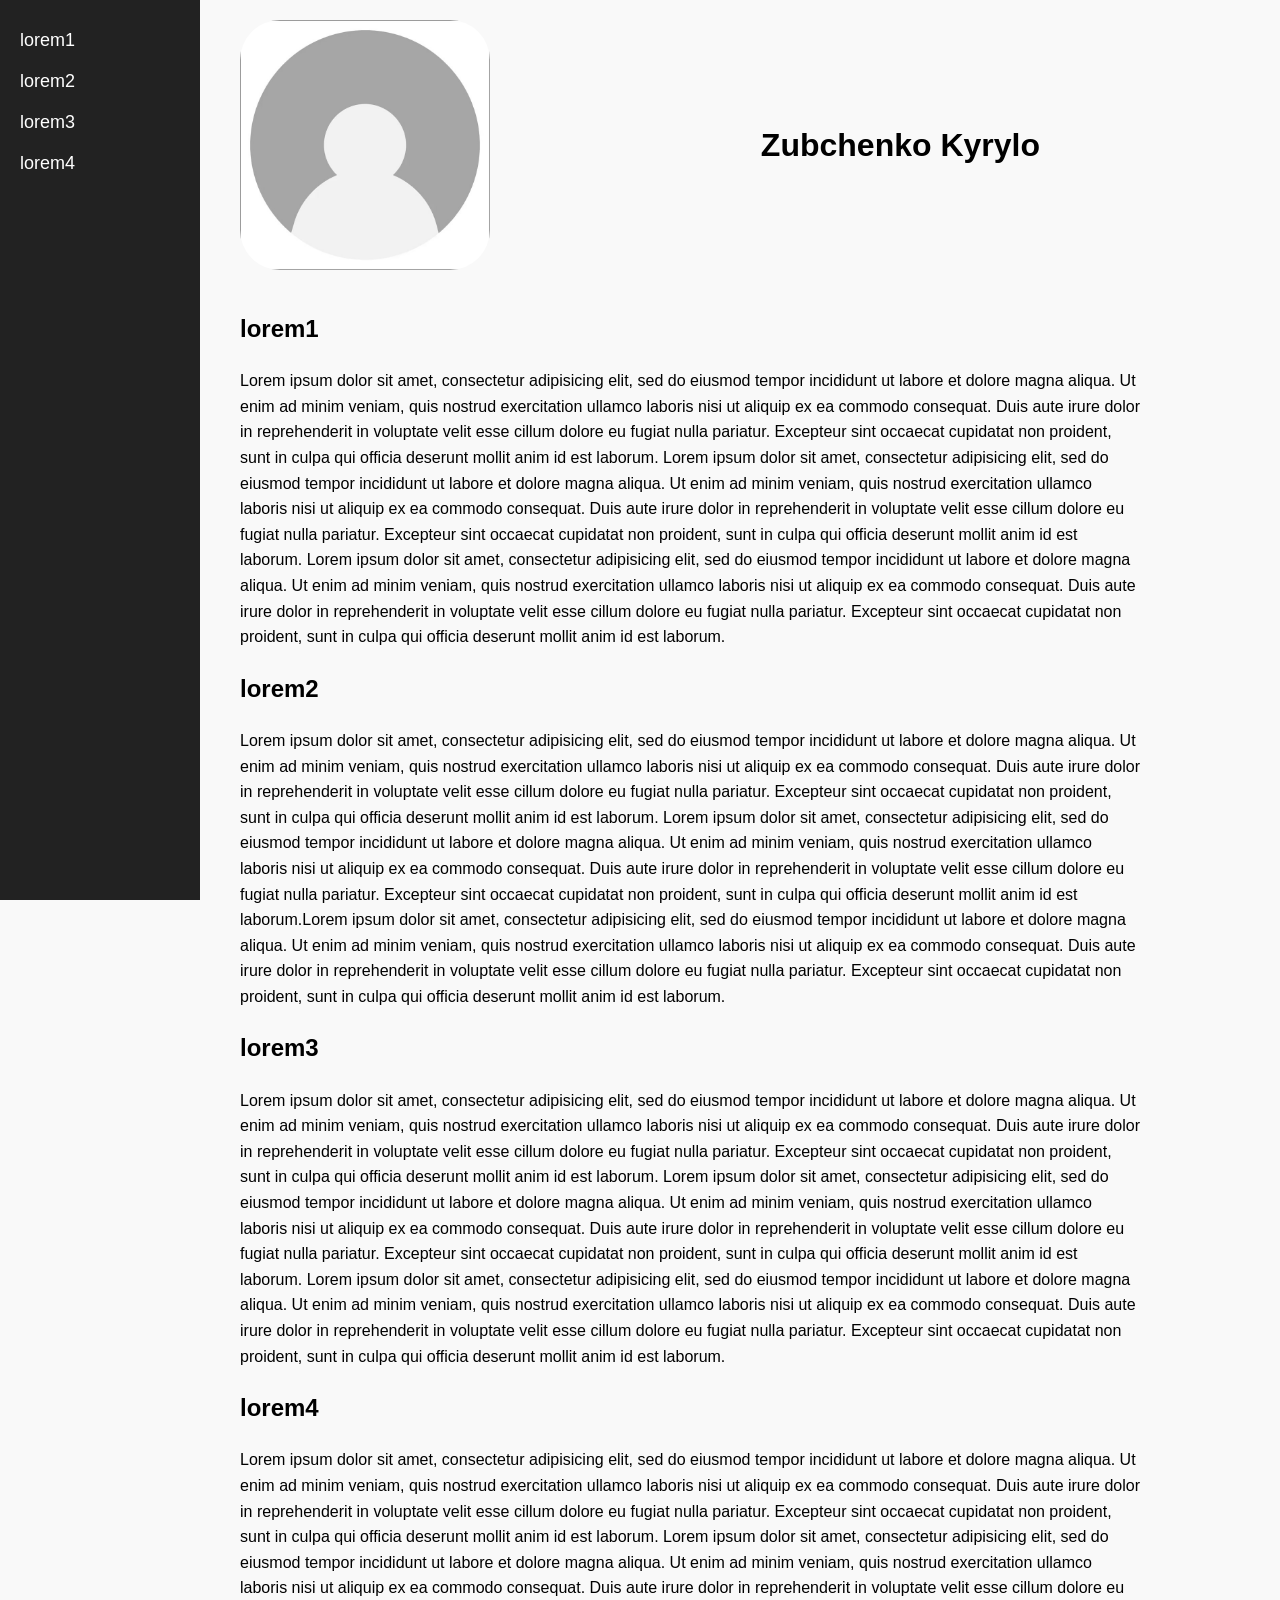
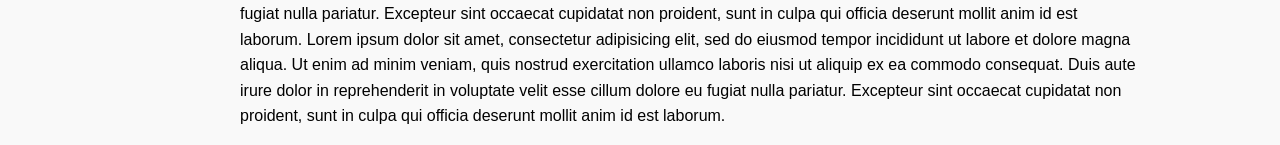
<file: index.html>
<!DOCTYPE html>
<html>
<head>
	<meta charset="utf-8">
	<meta name="viewport" content="width=device-width, initial-scale=1">
	<title>Zubchenko Kyrylo</title>
	<link rel="stylesheet" type="text/css" href="style.css">
</head>
<body>
	<div id="head">
		<img src="placeholder.jpg">
		<h1>Zubchenko Kyrylo</h1>
	</div>
	<main>
		<div id="menu">
			<ul>
				<li><a href="#menu1">lorem1</a></li>
				<li><a href="#menu2">lorem2</a></li>
				<li><a href="#menu3">lorem3</a></li>
				<li><a href="#menu4">lorem4</a></li>
			</ul>
		</div>
		<div id="main">
			<h2 id="menu1">lorem1</h2>
			<p>Lorem ipsum dolor sit amet, consectetur adipisicing elit, sed do eiusmod
			tempor incididunt ut labore et dolore magna aliqua. Ut enim ad minim veniam,
			quis nostrud exercitation ullamco laboris nisi ut aliquip ex ea commodo
			consequat. Duis aute irure dolor in reprehenderit in voluptate velit esse
			cillum dolore eu fugiat nulla pariatur. Excepteur sint occaecat cupidatat non
			proident, sunt in culpa qui officia deserunt mollit anim id est laborum. Lorem ipsum dolor sit amet, consectetur adipisicing elit, sed do eiusmod
			tempor incididunt ut labore et dolore magna aliqua. Ut enim ad minim veniam,
			quis nostrud exercitation ullamco laboris nisi ut aliquip ex ea commodo
			consequat. Duis aute irure dolor in reprehenderit in voluptate velit esse
			cillum dolore eu fugiat nulla pariatur. Excepteur sint occaecat cupidatat non
			proident, sunt in culpa qui officia deserunt mollit anim id est laborum. Lorem ipsum dolor sit amet, consectetur adipisicing elit, sed do eiusmod
			tempor incididunt ut labore et dolore magna aliqua. Ut enim ad minim veniam,
			quis nostrud exercitation ullamco laboris nisi ut aliquip ex ea commodo
			consequat. Duis aute irure dolor in reprehenderit in voluptate velit esse
			cillum dolore eu fugiat nulla pariatur. Excepteur sint occaecat cupidatat non
			proident, sunt in culpa qui officia deserunt mollit anim id est laborum.</p>
			<h2 id="menu2">lorem2</h2>
			<p>Lorem ipsum dolor sit amet, consectetur adipisicing elit, sed do eiusmod
			tempor incididunt ut labore et dolore magna aliqua. Ut enim ad minim veniam,
			quis nostrud exercitation ullamco laboris nisi ut aliquip ex ea commodo
			consequat. Duis aute irure dolor in reprehenderit in voluptate velit esse
			cillum dolore eu fugiat nulla pariatur. Excepteur sint occaecat cupidatat non
			proident, sunt in culpa qui officia deserunt mollit anim id est laborum. Lorem ipsum dolor sit amet, consectetur adipisicing elit, sed do eiusmod
			tempor incididunt ut labore et dolore magna aliqua. Ut enim ad minim veniam,
			quis nostrud exercitation ullamco laboris nisi ut aliquip ex ea commodo
			consequat. Duis aute irure dolor in reprehenderit in voluptate velit esse
			cillum dolore eu fugiat nulla pariatur. Excepteur sint occaecat cupidatat non
			proident, sunt in culpa qui officia deserunt mollit anim id est laborum.Lorem ipsum dolor sit amet, consectetur adipisicing elit, sed do eiusmod
			tempor incididunt ut labore et dolore magna aliqua. Ut enim ad minim veniam,
			quis nostrud exercitation ullamco laboris nisi ut aliquip ex ea commodo
			consequat. Duis aute irure dolor in reprehenderit in voluptate velit esse
			cillum dolore eu fugiat nulla pariatur. Excepteur sint occaecat cupidatat non
			proident, sunt in culpa qui officia deserunt mollit anim id est laborum.</p>
			<h2 id="menu3">lorem3</h2>
			<p>Lorem ipsum dolor sit amet, consectetur adipisicing elit, sed do eiusmod
			tempor incididunt ut labore et dolore magna aliqua. Ut enim ad minim veniam,
			quis nostrud exercitation ullamco laboris nisi ut aliquip ex ea commodo
			consequat. Duis aute irure dolor in reprehenderit in voluptate velit esse
			cillum dolore eu fugiat nulla pariatur. Excepteur sint occaecat cupidatat non
			proident, sunt in culpa qui officia deserunt mollit anim id est laborum. Lorem ipsum dolor sit amet, consectetur adipisicing elit, sed do eiusmod
			tempor incididunt ut labore et dolore magna aliqua. Ut enim ad minim veniam,
			quis nostrud exercitation ullamco laboris nisi ut aliquip ex ea commodo
			consequat. Duis aute irure dolor in reprehenderit in voluptate velit esse
			cillum dolore eu fugiat nulla pariatur. Excepteur sint occaecat cupidatat non
			proident, sunt in culpa qui officia deserunt mollit anim id est laborum. Lorem ipsum dolor sit amet, consectetur adipisicing elit, sed do eiusmod
			tempor incididunt ut labore et dolore magna aliqua. Ut enim ad minim veniam,
			quis nostrud exercitation ullamco laboris nisi ut aliquip ex ea commodo
			consequat. Duis aute irure dolor in reprehenderit in voluptate velit esse
			cillum dolore eu fugiat nulla pariatur. Excepteur sint occaecat cupidatat non
			proident, sunt in culpa qui officia deserunt mollit anim id est laborum.</p>
			<h2 id="menu4">lorem4</h2>
			<p>Lorem ipsum dolor sit amet, consectetur adipisicing elit, sed do eiusmod
			tempor incididunt ut labore et dolore magna aliqua. Ut enim ad minim veniam,
			quis nostrud exercitation ullamco laboris nisi ut aliquip ex ea commodo
			consequat. Duis aute irure dolor in reprehenderit in voluptate velit esse
			cillum dolore eu fugiat nulla pariatur. Excepteur sint occaecat cupidatat non
			proident, sunt in culpa qui officia deserunt mollit anim id est laborum. Lorem ipsum dolor sit amet, consectetur adipisicing elit, sed do eiusmod
			tempor incididunt ut labore et dolore magna aliqua. Ut enim ad minim veniam,
			quis nostrud exercitation ullamco laboris nisi ut aliquip ex ea commodo
			consequat. Duis aute irure dolor in reprehenderit in voluptate velit esse
			cillum dolore eu fugiat nulla pariatur. Excepteur sint occaecat cupidatat non
			proident, sunt in culpa qui officia deserunt mollit anim id est laborum. Lorem ipsum dolor sit amet, consectetur adipisicing elit, sed do eiusmod
			tempor incididunt ut labore et dolore magna aliqua. Ut enim ad minim veniam,
			quis nostrud exercitation ullamco laboris nisi ut aliquip ex ea commodo
			consequat. Duis aute irure dolor in reprehenderit in voluptate velit esse
			cillum dolore eu fugiat nulla pariatur. Excepteur sint occaecat cupidatat non
			proident, sunt in culpa qui officia deserunt mollit anim id est laborum.</p>
		</div>
	</main>
	<footer>
		
	</footer>
</body>
</html>
</file>
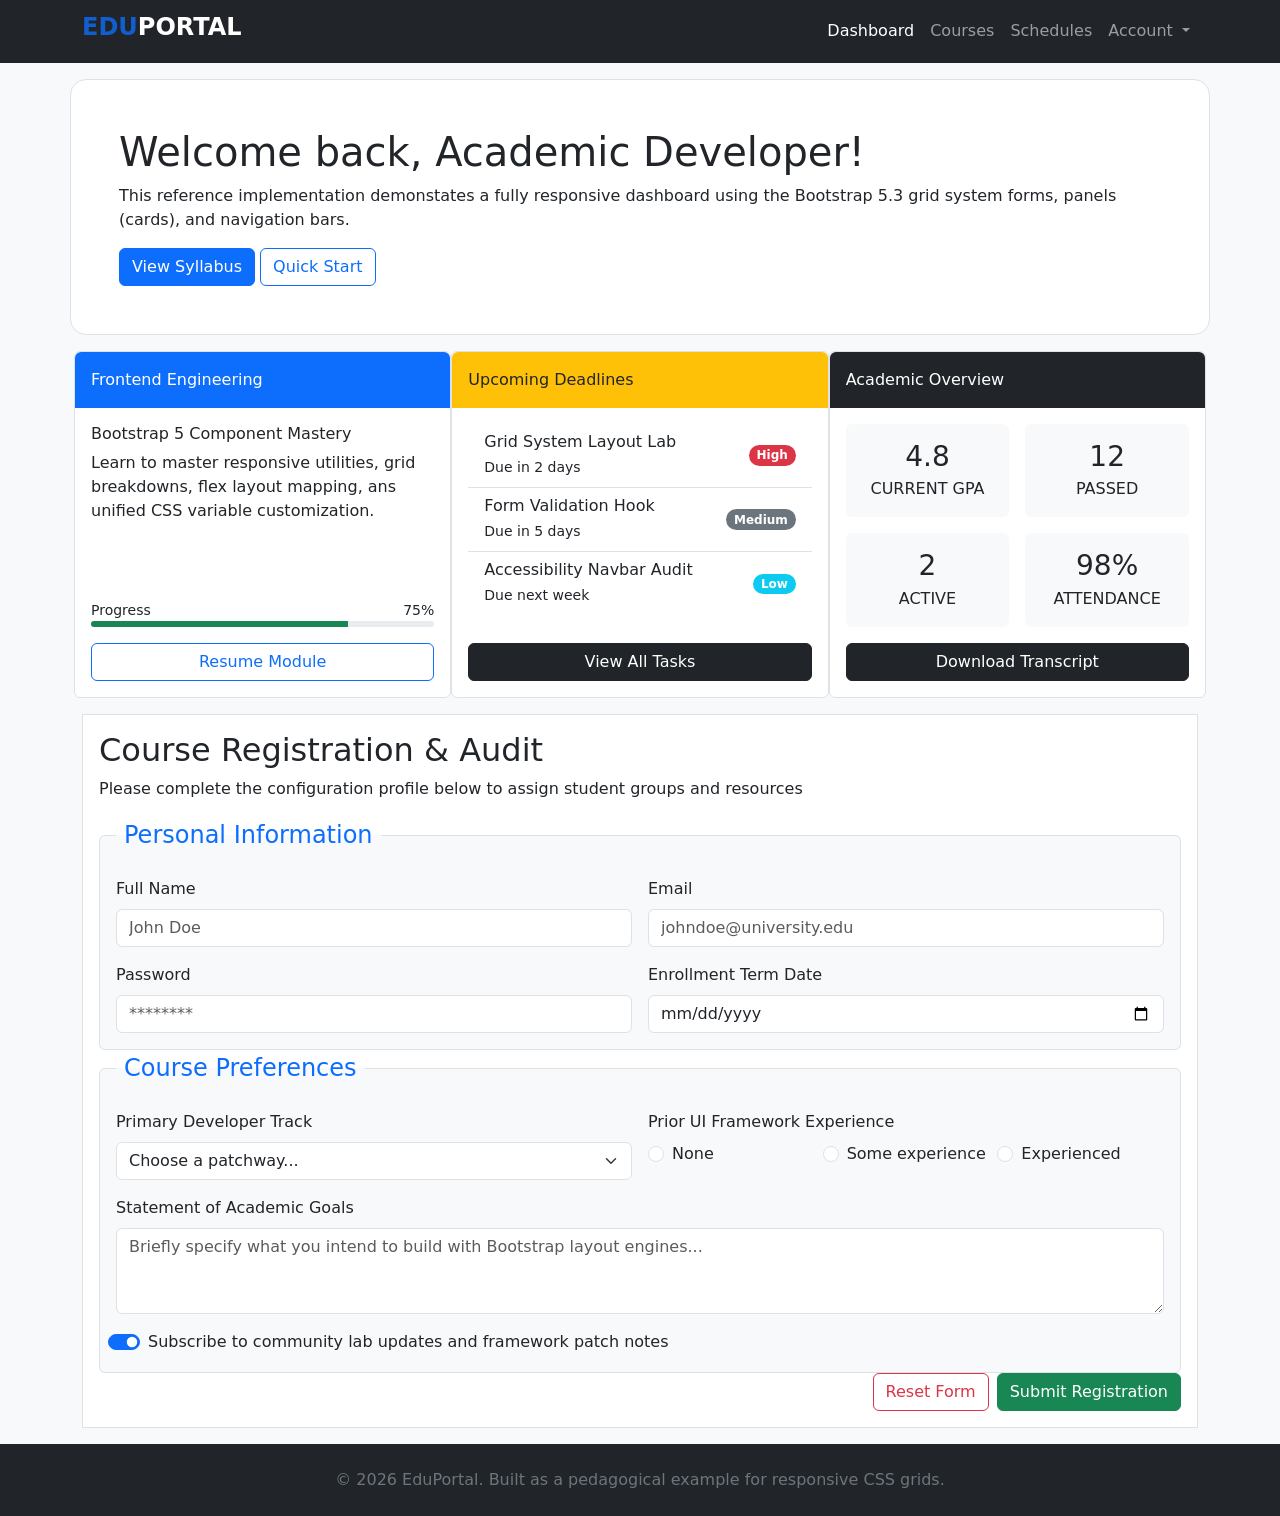
<file: bootstrap/index.html>
<!DOCTYPE html>
<html lang="en">
<head>
    <meta charset="UTF-8">
    <meta name="viewport" content="width=device-width, initial-scale=1.0">
    <title>Bootstrap</title>
    <link href="https://cdn.jsdelivr.net/npm/bootstrap@5.3.3/dist/css/bootstrap.min.css" rel="stylesheet">
    <style>
        .logo{
            color: #105ed0;
        }
        main > hero.m-3, container {
            display: block;
            box-sizing: border-box;
            width: calc(100% - 2rem);
            max-width: 100%;
            margin: 1rem auto !important;
            border: 1px solid #dee2e6;
            border-radius: 1rem;
        }
        
        .course-form {
            box-sizing: border-box;
            width: 100%;
            max-width: 1200px;
            margin: 1rem auto;
            padding: 1rem;
            border: 1px solid #dee2e6;
        }

        @media (min-width: 576px) {
            main > hero.m-3, container { max-width: 540px; }
        }
        @media (min-width: 768px) {
            main > hero.m-3, container { max-width: 720px; }
        }
        @media (min-width: 992px) {
            main > hero.m-3, container { max-width: 960px; }
        }
        @media (min-width: 1200px) {
            main > hero.m-3, container { max-width: 1140px; }
        }
        @media (min-width: 1400px) {
            main > hero.m-3, container { max-width: 1320px; }
        }
    </style>
</head>
<body class="bg-light">
    <header>
        <nav class="navbar navbar-expand-lg bg-dark navbar-dark">
            <div class="container justify-content-around">
                <a class="navbar-brand" href="#"><h4 class="fw-bold"><span class="logo">EDU</span>PORTAL</h4></a>

                <button class="navbar-toggler" type="button"
                        data-bs-toggle="collapse"
                        data-bs-target="#mainNavbar"
                        aria-controls="mainNavbar"
                        aria-expanded="false"
                        aria-label="Toggle navigation">
                    <span class="navbar-toggler-icon"></span>
                </button>

                <div class="collapse navbar-collapse" id="mainNavbar">
                    <ul class="navbar-nav ms-auto mb-2 mb-lg-0">
                        <li class="nav-item"><a class="nav-link text-white" href="#">Dashboard</a></li>
                        <li class="nav-item"><a class="nav-link" href="#">Courses</a></li>
                        <li class="nav-item"><a class="nav-link" href="#">Schedules</a></li>

                        <li class="nav-item dropdown">
                            <a class="nav-link dropdown-toggle" href="#"
                            role="button" data-bs-toggle="dropdown" aria-expanded="false">
                                Account
                            </a>
                            <ul class="dropdown-menu">
                                <li><a class="dropdown-item" href="#">My Profile</a></li>
                                <li><a class="dropdown-item" href="#">Settings</a></li>
                                <li><a class="dropdown-item border-top text-danger" href="#">Logout</a></li>
                            </ul>
                        </li>
                    </ul>
                </div>
            </div>
        </nav>
    </header>  
    <main>
        <hero class="bg-white p-5 rounded-lg m-3">
            <h1>Welcome back, Academic Developer!</h1>
            <p>This reference implementation demonstates a fully responsive dashboard using the Bootstrap 5.3 grid system forms, panels (cards), and navigation bars.
            <div class="buttons">
                <a href="#" class="btn btn-primary">View Syllabus</a>
                <a href="#" class="btn btn-outline-primary">Quick Start</a>
            </div>    
        </hero>
        <div class="container">
            <div class="row gx-3 gy-3">
            <section class="col-12 col-md-4 bg-white p-0 rounded border d-flex flex-column">
                <p class="bg-primary text-white p-3 mb-0 rounded-top">Frontend Engineering</p>
                <div class="p-3 d-flex flex-column flex-grow-1">
                <h6>Bootstrap 5 Component Mastery</h6>
                <p>Learn to master responsive utilities, grid breakdowns, flex layout mapping, ans unified CSS variable customization.</p>
                <div class="mt-auto">
                    <div class="d-flex justify-content-between">
                        <small>Progress</small>
                        <small>75%</small>
                    </div>
                    <div class="progress" style="height: 6px;">
                        <div class="progress-bar bg-success" style="width: 75%;"></div>
                    </div>
                </div>
                <a href="#" class="btn btn-outline-primary w-100 mt-3">Resume Module</a>
                </div>
            </section>
            <section class="col-12 col-md-4 bg-white p-0 rounded border d-flex flex-column">
                <p class="bg-warning text-dark p-3 mb-0 rounded-top">Upcoming Deadlines</p>
                <div class="p-3 d-flex flex-column flex-grow-1">
                <div class="list-group list-group-flush">
                    <a href="#" class="list-group-item list-group-item-action d-flex justify-content-between align-items-center">
                        <div>
                            <h6 class="mb-1">Grid System Layout Lab</h6>
                            <small>Due in 2 days</small>
                        </div>
                        <span class="badge bg-danger rounded-pill">High</span>
                    </a>
                    <a href="#" class="list-group-item list-group-item-action d-flex justify-content-between align-items-center">
                        <div>
                            <h6 class="mb-1">Form Validation Hook</h6>
                            <small>Due in 5 days</small>
                        </div>
                        <span class="badge bg-secondary rounded-pill">Medium</span>
                    </a>
                    <a href="#" class="list-group-item list-group-item-action d-flex justify-content-between align-items-center">
                        <div>
                            <h6 class="mb-1">Accessibility Navbar Audit</h6>
                            <small>Due next week</small>
                        </div>
                        <span class="badge bg-info rounded-pill">Low</span>
                    </a>
                </div>
                <a href="#" class="btn btn-dark w-100 mt-auto">View All Tasks</a>
                </div>
            </section>
            <section class="col-12 col-md-4 bg-white p-0 rounded border">
                <p class="bg-dark text-white p-3 mb-0 rounded-top">Academic Overview</p>
                <div class="p-3">
                <div class="row row-cols-2 g-3">
                    <section class="col">
                        <div class="h-100 p-3 text-center bg-light rounded">
                            <h3 class="mb-1">4.8</h3>
                            <p class="mb-0">CURRENT GPA</p>
                        </div>
                    </section>
                    <section class="col">
                        <div class="h-100 p-3 text-center bg-light rounded">
                            <h3 class="mb-1">12</h3>
                            <p class="mb-0">PASSED</p>
                        </div>
                    </section>
                    <section class="col">
                        <div class="h-100 p-3 text-center bg-light rounded">
                            <h3 class="mb-1">2</h3>
                            <p class="mb-0">ACTIVE</p>
                        </div>
                    </section>
                    <section class="col">
                        <div class="h-100 p-3 text-center bg-light rounded">
                            <h3 class="mb-1">98%</h3>
                        <p class="mb-0">ATTENDANCE</p>
                        </div>
                    </section>
                </div>
                <a href="#" class="btn btn-dark w-100 mt-3">Download Transcript</a>
                </div>
            </section>
            </div>
        </div>
    </main>
    <div class="container ">
        <form class="course-form bg-white">
            <h2>Course Registration & Audit</h2>
            <p> Please complete the configuration profile below to assign student groups and resources</p>
            <fieldset class="border rounded p-3 bg-light">
                <legend class="float-none w-auto px-2 text-primary">Personal Information</legend>

                <div class="row g-3">
                    <div class="col-12 col-md-6">
                        <label for="name" class="form-label">Full Name</label>
                        <input id="name" type="text" class="form-control" placeholder="John Doe">
                    </div>

                    <div class="col-12 col-md-6">
                        <label for="email" class="form-label">Email</label>
                        <input id="email" type="email" class="form-control" placeholder="johndoe@university.edu">
                    </div>

                    <div class="col-12 col-md-6">
                        <label for="password" class="form-label">Password</label>
                        <input id="password" type="password" class="form-control" placeholder="********">
                    </div>

                    <div class="col-12 col-md-6">
                        <label for="birthday" class="form-label">Enrollment Term Date</label>
                        <input id="birthday" type="date" class="form-control">
                    </div>
                </div>
            </fieldset>
            <fieldset class="border rounded p-3 bg-light">
                <legend class="float-none w-auto px-2 text-primary">Course Preferences</legend>
                <div class="row g-3">
                    <div class="col-12 col-md-6">
                        <label for="course" class="form-label">Primary Developer Track</label>
                        <select id="course" class="form-select">
                            <option selected disabled>Choose a patchway...</option>
                            <option value="frontend">Frontend Architecture(HTML/CSS/Bootstrap)</option>
                            <option value="backend">Backend Engineering(Node.js/Python)</option>
                            <option value="fullstack">Fullstack Advanced Applications</option>
                        </select>
                    </div>

                    <div class="col-12 col-md-6">
                        <span class="form-label d-block">Prior UI Framework Experience</span>

                        <div class="row g-2">
                            <div class="col-4">
                                <div class="form-check">
                                    <input class="form-check-input" type="radio" name="experience"
                                        id="experience-none" value="none">
                                    <label class="form-check-label" for="experience-none">None</label>
                                </div>
                            </div>

                            <div class="col-4">
                                <div class="form-check">
                                    <input class="form-check-input" type="radio" name="experience"
                                        id="experience-some" value="some">
                                    <label class="form-check-label" for="experience-some">Some experience</label>
                                </div>
                            </div>

                            <div class="col-4">
                                <div class="form-check">
                                    <input class="form-check-input" type="radio" name="experience"
                                        id="experience-experienced" value="experienced">
                                    <label class="form-check-label" for="experience-experienced">Experienced</label>
                                </div>
                            </div>
                        </div>
                    </div>

                    <div class="col-12">
                        <label for="resources" class="form-label">Statement of Academic Goals</label>
                        <textarea id="resources" class="form-control" rows="3" placeholder="Briefly specify what you intend to build with Bootstrap layout engines..."></textarea>
                    </div>
                    
                    <div class="form-check form-switch">
                        <input class="form-check-input" type="checkbox" role="switch" id="lab-updates" checked>
                        <label class="form-check-label" for="lab-updates">
                            Subscribe to community lab updates and framework patch notes
                        </label>
                    </div>
                    
            </fieldset>
            <div class="col-12 d-flex justify-content-end gap-2">
                        <button type="reset" class="btn btn-outline-danger">Reset Form</button>
                        <button type="submit" class="btn btn-success">Submit Registration</button>
            </div>
        </form>
    </div>
       
    <footer class="bg-dark text-secondary text-center py-4">
        <p class="mb-0">&copy; 2026 EduPortal. Built as a pedagogical example for responsive CSS grids.</p>
    </footer>
</body>
<script src="https://cdn.jsdelivr.net/npm/bootstrap@5.3.3/dist/js/bootstrap.bundle.min.js"></script>
</html>
</file>
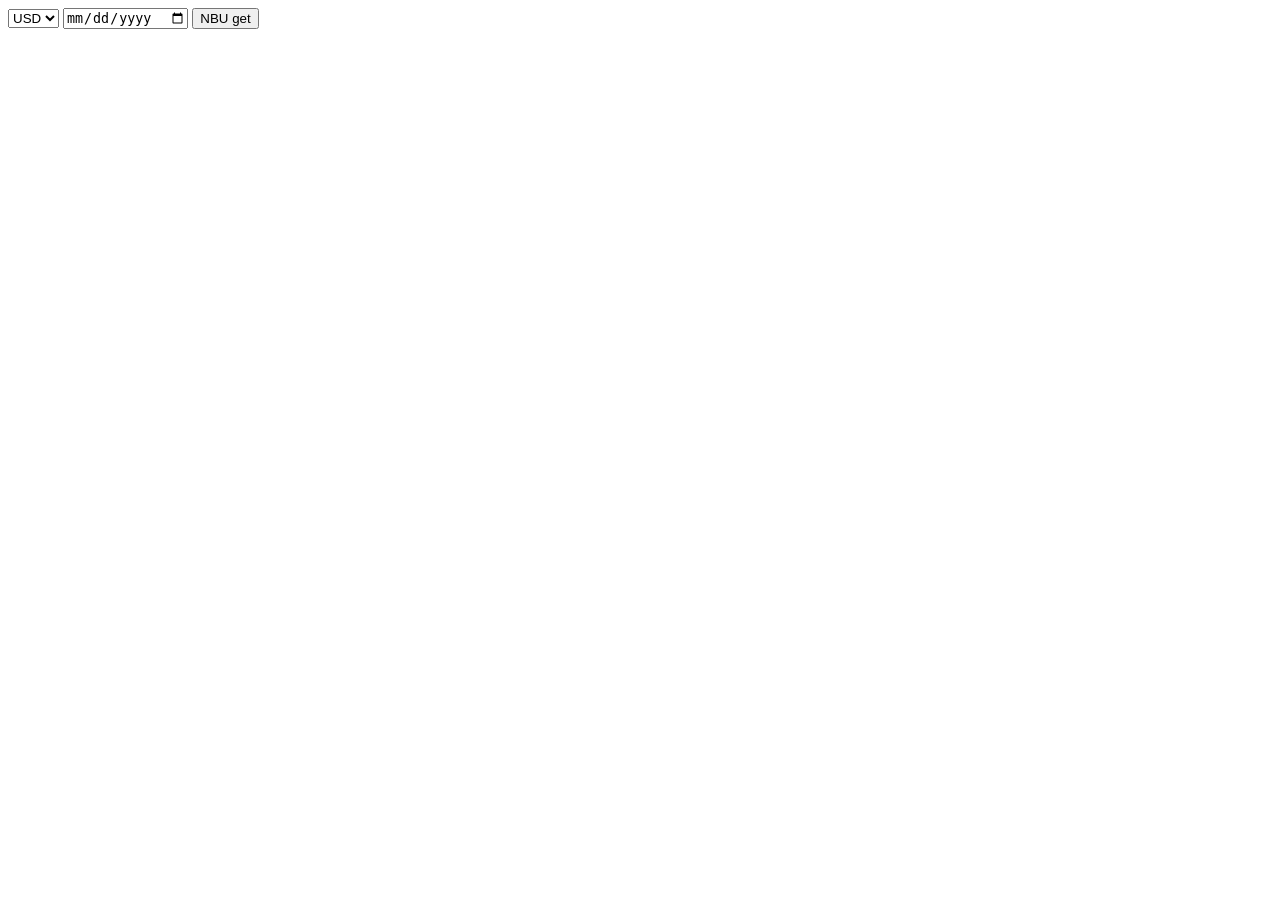
<file: calc/index.html>
<!DOCTYPE html>
<html lang="en">
<head>
    <meta charset="UTF-8">
    <meta name="viewport" content="width=device-width, initial-scale=1.0">
    <title>calc</title>
</head>
<body>
    <main>
        <select class="currency" id="currency">
            <option value="USD">USD</option>
            <option value="EUR">EUR</option>
            <option value="PLN">PLN</option>
            <option value="GBP">GBP</option>
        </select>
        <input type="date" id="date">
        <button type="button" id="btn">NBU get</button>
        <br>
        <section></section>
    </main>
    <script src="script.js"></script>
</body>

</html>
</file>
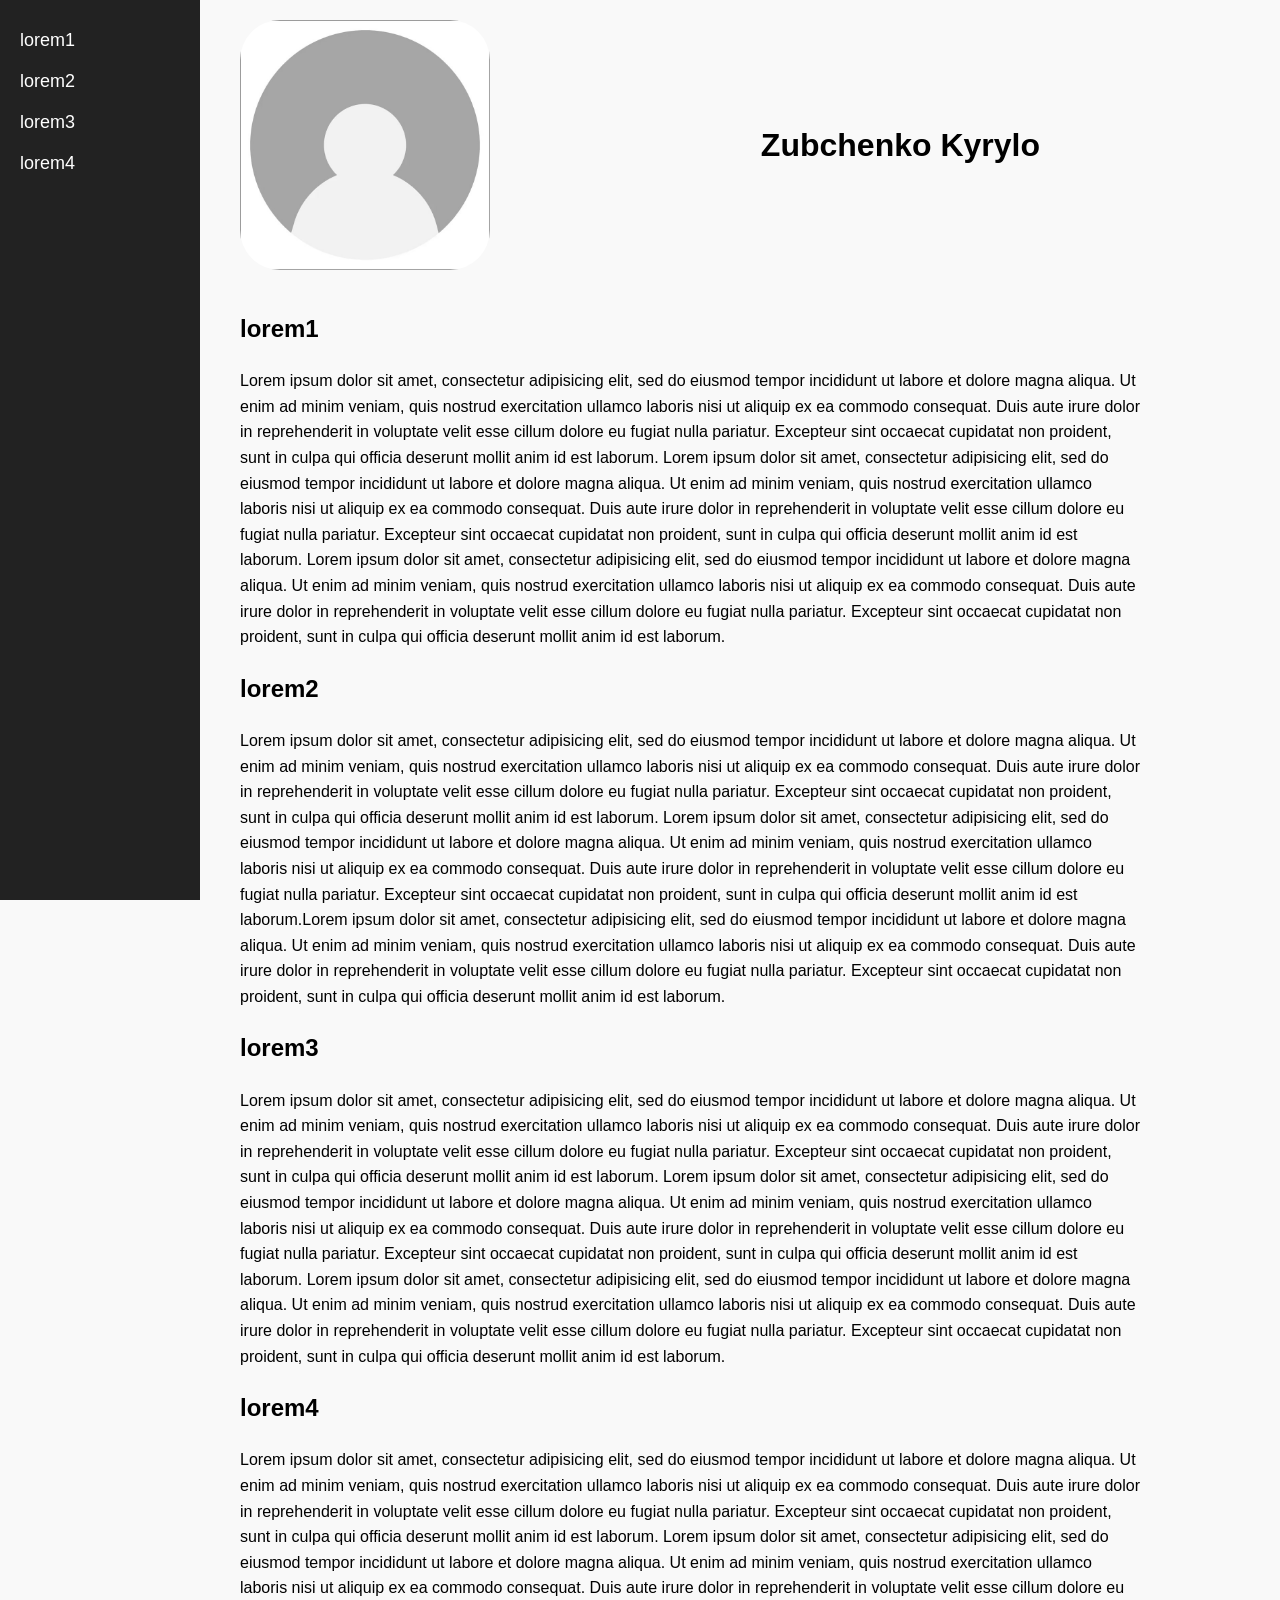
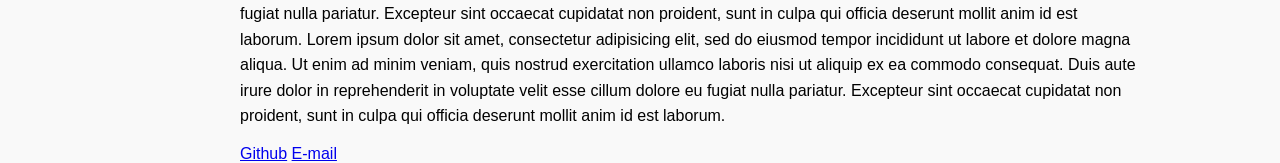
<file: css-hw2/index.html>
<!DOCTYPE html>
<html>
<head>
	<meta charset="utf-8">
	<meta name="viewport" content="width=device-width, initial-scale=1">
	<title>Zubchenko Kyrylo</title>
	<link rel="stylesheet" type="text/css" href="stylehw2.css">
</head>
<body>
	<div id="head">
		<img src="placeholder.jpg">
		<h1>Zubchenko Kyrylo</h1>
	</div>
    <div id="menu">
			<ul>
				<li><a href="#menu1">lorem1</a></li>
				<li><a href="#menu2">lorem2</a></li>
				<li><a href="#menu3">lorem3</a></li>
				<li><a href="#menu4">lorem4</a></li>
			</ul>
		</div>
	<main>
		
		<div id="main">
			<h2 id="menu1">lorem1</h2>
			<p>Lorem ipsum dolor sit amet, consectetur adipisicing elit, sed do eiusmod
			tempor incididunt ut labore et dolore magna aliqua. Ut enim ad minim veniam,
			quis nostrud exercitation ullamco laboris nisi ut aliquip ex ea commodo
			consequat. Duis aute irure dolor in reprehenderit in voluptate velit esse
			cillum dolore eu fugiat nulla pariatur. Excepteur sint occaecat cupidatat non
			proident, sunt in culpa qui officia deserunt mollit anim id est laborum. Lorem ipsum dolor sit amet, consectetur adipisicing elit, sed do eiusmod
			tempor incididunt ut labore et dolore magna aliqua. Ut enim ad minim veniam,
			quis nostrud exercitation ullamco laboris nisi ut aliquip ex ea commodo
			consequat. Duis aute irure dolor in reprehenderit in voluptate velit esse
			cillum dolore eu fugiat nulla pariatur. Excepteur sint occaecat cupidatat non
			proident, sunt in culpa qui officia deserunt mollit anim id est laborum. Lorem ipsum dolor sit amet, consectetur adipisicing elit, sed do eiusmod
			tempor incididunt ut labore et dolore magna aliqua. Ut enim ad minim veniam,
			quis nostrud exercitation ullamco laboris nisi ut aliquip ex ea commodo
			consequat. Duis aute irure dolor in reprehenderit in voluptate velit esse
			cillum dolore eu fugiat nulla pariatur. Excepteur sint occaecat cupidatat non
			proident, sunt in culpa qui officia deserunt mollit anim id est laborum.</p>
			<h2 id="menu2">lorem2</h2>
			<p>Lorem ipsum dolor sit amet, consectetur adipisicing elit, sed do eiusmod
			tempor incididunt ut labore et dolore magna aliqua. Ut enim ad minim veniam,
			quis nostrud exercitation ullamco laboris nisi ut aliquip ex ea commodo
			consequat. Duis aute irure dolor in reprehenderit in voluptate velit esse
			cillum dolore eu fugiat nulla pariatur. Excepteur sint occaecat cupidatat non
			proident, sunt in culpa qui officia deserunt mollit anim id est laborum. Lorem ipsum dolor sit amet, consectetur adipisicing elit, sed do eiusmod
			tempor incididunt ut labore et dolore magna aliqua. Ut enim ad minim veniam,
			quis nostrud exercitation ullamco laboris nisi ut aliquip ex ea commodo
			consequat. Duis aute irure dolor in reprehenderit in voluptate velit esse
			cillum dolore eu fugiat nulla pariatur. Excepteur sint occaecat cupidatat non
			proident, sunt in culpa qui officia deserunt mollit anim id est laborum.Lorem ipsum dolor sit amet, consectetur adipisicing elit, sed do eiusmod
			tempor incididunt ut labore et dolore magna aliqua. Ut enim ad minim veniam,
			quis nostrud exercitation ullamco laboris nisi ut aliquip ex ea commodo
			consequat. Duis aute irure dolor in reprehenderit in voluptate velit esse
			cillum dolore eu fugiat nulla pariatur. Excepteur sint occaecat cupidatat non
			proident, sunt in culpa qui officia deserunt mollit anim id est laborum.</p>
			<h2 id="menu3">lorem3</h2>
			<p>Lorem ipsum dolor sit amet, consectetur adipisicing elit, sed do eiusmod
			tempor incididunt ut labore et dolore magna aliqua. Ut enim ad minim veniam,
			quis nostrud exercitation ullamco laboris nisi ut aliquip ex ea commodo
			consequat. Duis aute irure dolor in reprehenderit in voluptate velit esse
			cillum dolore eu fugiat nulla pariatur. Excepteur sint occaecat cupidatat non
			proident, sunt in culpa qui officia deserunt mollit anim id est laborum. Lorem ipsum dolor sit amet, consectetur adipisicing elit, sed do eiusmod
			tempor incididunt ut labore et dolore magna aliqua. Ut enim ad minim veniam,
			quis nostrud exercitation ullamco laboris nisi ut aliquip ex ea commodo
			consequat. Duis aute irure dolor in reprehenderit in voluptate velit esse
			cillum dolore eu fugiat nulla pariatur. Excepteur sint occaecat cupidatat non
			proident, sunt in culpa qui officia deserunt mollit anim id est laborum. Lorem ipsum dolor sit amet, consectetur adipisicing elit, sed do eiusmod
			tempor incididunt ut labore et dolore magna aliqua. Ut enim ad minim veniam,
			quis nostrud exercitation ullamco laboris nisi ut aliquip ex ea commodo
			consequat. Duis aute irure dolor in reprehenderit in voluptate velit esse
			cillum dolore eu fugiat nulla pariatur. Excepteur sint occaecat cupidatat non
			proident, sunt in culpa qui officia deserunt mollit anim id est laborum.</p>
			<h2 id="menu4">lorem4</h2>
			<p>Lorem ipsum dolor sit amet, consectetur adipisicing elit, sed do eiusmod
			tempor incididunt ut labore et dolore magna aliqua. Ut enim ad minim veniam,
			quis nostrud exercitation ullamco laboris nisi ut aliquip ex ea commodo
			consequat. Duis aute irure dolor in reprehenderit in voluptate velit esse
			cillum dolore eu fugiat nulla pariatur. Excepteur sint occaecat cupidatat non
			proident, sunt in culpa qui officia deserunt mollit anim id est laborum. Lorem ipsum dolor sit amet, consectetur adipisicing elit, sed do eiusmod
			tempor incididunt ut labore et dolore magna aliqua. Ut enim ad minim veniam,
			quis nostrud exercitation ullamco laboris nisi ut aliquip ex ea commodo
			consequat. Duis aute irure dolor in reprehenderit in voluptate velit esse
			cillum dolore eu fugiat nulla pariatur. Excepteur sint occaecat cupidatat non
			proident, sunt in culpa qui officia deserunt mollit anim id est laborum. Lorem ipsum dolor sit amet, consectetur adipisicing elit, sed do eiusmod
			tempor incididunt ut labore et dolore magna aliqua. Ut enim ad minim veniam,
			quis nostrud exercitation ullamco laboris nisi ut aliquip ex ea commodo
			consequat. Duis aute irure dolor in reprehenderit in voluptate velit esse
			cillum dolore eu fugiat nulla pariatur. Excepteur sint occaecat cupidatat non
			proident, sunt in culpa qui officia deserunt mollit anim id est laborum.</p>
		</div>
	</main>
	<footer>
		<a href="#">Github</a>
        <a href="#">E-mail</a>
	</footer>
</body>
</html>
</file>
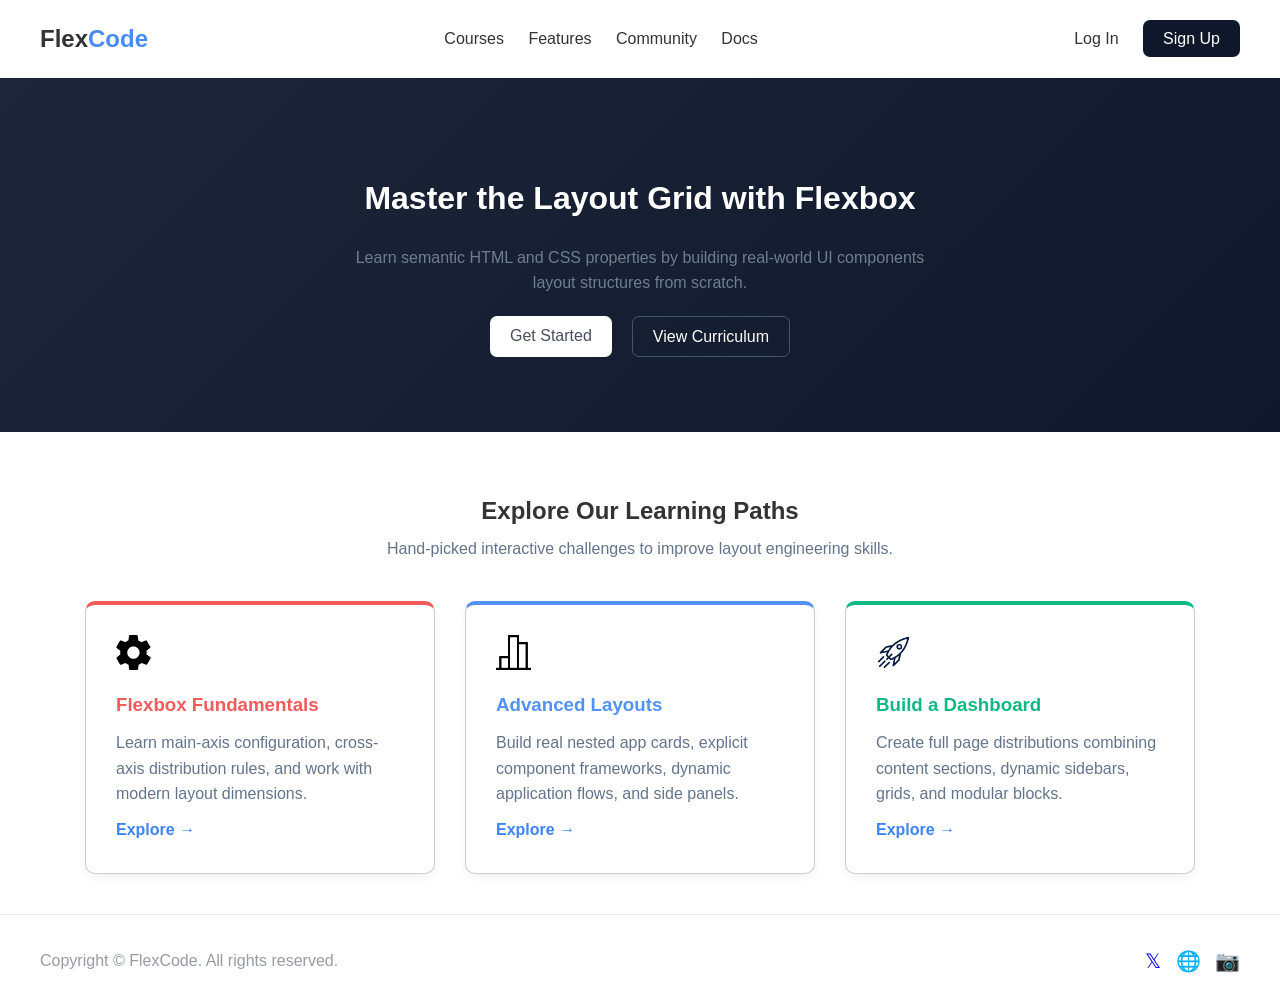
<file: flex/index.html>
<!DOCTYPE html>
<html lang="en">
<head>
    <meta charset="UTF-8">
    <meta name="viewport" content="width=device-width, initial-scale=1.0">
    <title>Flex</title>
    <link rel="stylesheet" href="style.css">
</head>
<body>
    <header>
        <section class="logo">
            <h2>Flex<span class="highlight">Code</span></h2>
        </section>
        <section class="nav">
            <a href="#">Courses</a>
            <a href="#">Features</a>
            <a href="#">Community</a>
            <a href="#">Docs</a>
        </section>
        <section class="cta">
            <a href="#" class="login">Log In</a>
            <a href="#" class="signup">Sign Up</a>
        </section>
    </header>
    <div class="hero">
        <h1>Master the Layout Grid with Flexbox</h1>
        <p>Learn semantic HTML and CSS properties by building real-world UI components layout structures from scratch.</p>
        <div class="buttons">
            <a href="#" class="start">Get Started</a>
            <a href="#" class="watch">View Curriculum</a>
        </div>
    </div>
    <div class="header">
        <h2>Explore Our Learning Paths</h2>
        <p>Hand-picked interactive challenges to improve layout engineering skills.</p>
    </div>
    <main>
        <section class="a">
            <img src="settings.png" alt="Settings Icon">
            <h3>Flexbox Fundamentals</h3>    
            <p>Learn main-axis configuration, cross-axis distribution rules, and work with modern layout dimensions.</p>
            <a href="#" class="explore">Explore &rarr;</a>
        </section>
        <section class="b">
            <img src="tabl.png" alt="Table Icon">
            <h3>Advanced Layouts</h3>     
            <p>Build real nested app cards, explicit component frameworks, dynamic application flows, and side panels.</p>
            <a href="#" class="explore">Explore &rarr;</a>
        </section>
        <section class="c">
            <img src="rocket.png" alt="Rocket Icon">
            <h3>Build a Dashboard</h3>     
            <p>Create full page distributions combining content sections, dynamic sidebars, grids, and modular blocks.</p>
            <a href="#" class="explore">Explore &rarr;</a>
        </section>
    </main>
    <footer>
        <section>
            <p>Copyright &copy; FlexCode. All rights reserved.</p>
        </section>
        <section class="social">
            <a href="#">𝕏</a>
            <a href="#">🌐</a>
            <a href="#">📷</a>
        </section>
    </footer>
</body>
</html>
</file>
<file: style.css>
body {
	margin: 0;
	background: #F9F9F9;
	font-family: Arial, sans-serif;
}

#head {
	display: flex;
	justify-content: space-between;
	align-items: center;

	width: 800px;
	padding: 20px 0;
	margin-left: 240px;
}

#head img {
	width: 250px;
	height: 250px;
	object-fit: cover;
	border-radius: 40px;
}

#menu {
	position: fixed;
	left: 0;
	top: 0;

	width: 200px;
	height: 100vh;

	background: #222;
}

#menu ul {
	display: flex;
	flex-direction: column;
	gap: 20px;

	list-style: none;
	padding: 30px 20px;
	margin: 0;
}

#menu a {
	color: white;
	text-decoration: none;
	font-size: 18px;
}

#menu a:hover {
	text-decoration: underline;
}

main {
	margin-left: 240px;
}

#main {
	max-width: 900px;
	line-height: 1.6;
}
</file>
<file: css-hw2/stylehw2.css>
body {
	margin: 0;
	background: #F9F9F9;
	font-family: Arial, sans-serif;
}

#head {
	display: flex;
	justify-content: space-between;
	align-items: center;

	width: 800px;
	padding: 20px 0;
	margin-left: 240px;
}

#head img {
	width: 250px;
	height: 250px;
	object-fit: cover;
	border-radius: 40px;
}

#menu {
	position: fixed;
	left: 0;
	top: 0;

	width: 200px;
	height: 100vh;


	background: #222;
}

#menu ul {
	display: flex;
	flex-direction: column;
	gap: 20px;

	list-style: none;
	padding: 30px 20px;
	margin: 0;
}

#menu a {
	color: white;
	text-decoration: none;
	font-size: 18px;
}

#menu a:hover {
	text-decoration: underline;
}

main {
	margin-left: 240px;
}

#main {
	max-width: 900px;
	line-height: 1.6;
}

footer{
    margin-left: 240px;
}
</file>
<file: flex/style.css>
* {
  margin: 0;
  padding: 0;
  box-sizing: border-box;
}

header {
    display: flex;
    align-items: center;
    justify-content: space-between;
    padding: 20px 40px;
}

.highlight {
    color: #498bf6;
}

.nav a{
    padding: 10px;
    color: #333;
}

.cta a{
    padding: 10px 20px;
}

.login{
    color: #333;
}

.signup{
    background-color: #0f172a;
    color: #fff;
    border-radius: 7px;
}

.hero{
    display: flex;
    align-items: center;
    justify-content: center;
    flex-direction: column;
    padding: 75px 0;
    background: linear-gradient(
    135deg,
    #1e273a 0%,
    #0f172a 100%);
}

.hero p{
    max-width: 600px;
    text-align: center;
    color: #6f7d91;
}

.hero h1, .hero p, .hero .buttons{
    margin-top: 20px;
}

.hero h1{
    color: #fff;
    font-weight: 900;
}

.start{
    color: #484e5c;
    background-color: #fff;
    border-radius: 7px;
    padding: 7px 20px;
}

.watch{
    color: #fff;
    border: 1px solid #475569;
    border-radius: 7px;
    padding: 7px 20px;
}

.buttons{
    display: flex;
    text-align: center;
    gap: 20px;
    margin-top: 30px;
}

body {
  font-family: Arial, sans-serif;
  color: #333;
  line-height: 1.6;
}

.header {
    display: flex;
    align-items: center;
    justify-content: center;
    flex-direction: column;
    margin: 60px 0 0 0;
}

.header p{
    margin-top: 5px;
    color: #64748b;;
}

main {
    display: flex;
    flex-direction: row;
    flex-wrap: wrap;
    justify-content: center;
    padding-inline: 50px;
    gap: 30px;
}

main section {
    flex: 1 1 280px;
    max-width: 350px;
    display: flex;
    flex-direction: column;
    margin: 40px 0;
    border: 1px solid #ccc;
    border-radius: 10px;
    padding: 30px;
    box-shadow: 0px 4px 10px rgba(0, 0, 0, 0.05);
}

main section h3 {
    margin-bottom: 10px;
}

main section p {
    margin-bottom: 10px;
    color: #64748b;
}

main section a {
    color: #3c84f8;
    font-weight: 600;
}

main section img {
    width: 35px;
    height: 35px;
    margin-bottom: 20px;
}

a {
  text-decoration: none;
}

.a{
    border-top: 4px solid #f15b5b;
}

.a h3{
    color: #f15b5b;
}

.b{
    border-top: 4px solid #5391f7;
}

.b h3{
    color: #5391f7;
}

.c{
    border-top: 4px solid #10b981;
}

.c h3{
    color: #10b981;
}

footer {
    display: flex;
    justify-content: space-between;
    align-items: center;
    padding: 30px 40px;
    border-top: 1px solid #e9ecef;
}

footer p {
    color: #6c757db7;
}

.social a {
    margin-left: 10px;
    font-size: 20px;
}

@media (max-width: 700px) {
    header {
        flex-wrap: wrap;
        gap: 15px;
        padding: 20px;
    }

    .nav {
        order: 3;
        display: flex;
        flex: 1 0 100%;
        flex-wrap: wrap;
        justify-content: center;
    }

    .nav a {
        padding: 8px;
    }

    .hero {
        padding: 60px 20px;
        text-align: center;
    }

    .hero h1 {
        font-size: 30px;
    }

    main {
        padding-inline: 20px;
        gap: 16px;
    }

    main section {
        flex-basis: 260px;
        margin: 10px 0;
    }

    footer {
        flex-direction: column;
        gap: 12px;
        padding: 24px 20px;
        text-align: center;
    }
}

@media (max-width: 480px) {
    .hero h1 {
        font-size: 25px;
    }

    .hero p {
        font-size: 15px;
    }

    .buttons {
        flex-direction: column;
        gap: 12px;
    }

    .header {
        margin: 40px 20px 0;
        text-align: center;
    }

    .header h2 {
        font-size: 22px;
    }

    main {
        padding-inline: 16px;
    }

    main section {
        flex-basis: 100%;
        padding: 24px;
    }
}
</file>
